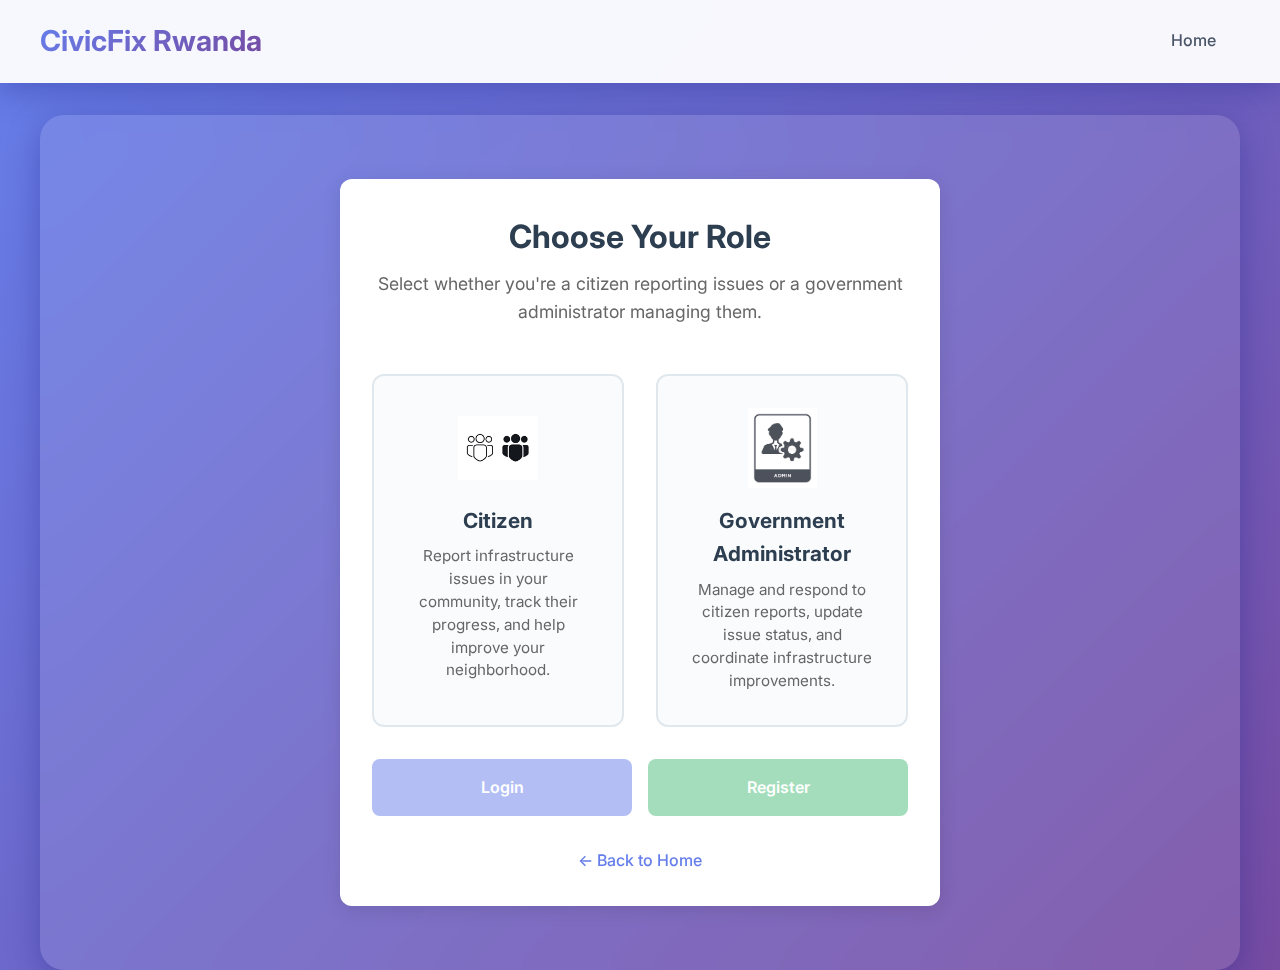
<file: frontend-web/role-selection.html>
<!DOCTYPE html>
<html lang="en">
<head>
    <meta charset="UTF-8">
    <meta name="viewport" content="width=device-width, initial-scale=1.0">
    <title>Choose Your Role - CivicFix Rwanda</title>
    <link rel="stylesheet" href="styles.css">
    <link rel="icon" type="image/jpeg" href="icons/civicfix-favicon.jpg">
    <style>
        .role-selection-container {
            max-width: 600px;
            margin: 2rem auto;
            padding: 2rem;
            background: white;
            border-radius: 12px;
            box-shadow: 0 4px 20px rgba(0,0,0,0.1);
        }

        .role-selection-header {
            text-align: center;
            margin-bottom: 3rem;
        }

        .role-selection-header h1 {
            color: #2c3e50;
            margin-bottom: 0.5rem;
        }

        .role-selection-header p {
            color: #666;
            font-size: 1.1rem;
        }

        .role-options {
            display: grid;
            grid-template-columns: 1fr 1fr;
            gap: 2rem;
            margin-bottom: 2rem;
        }

        .role-card {
            padding: 2rem;
            border: 2px solid #e1e8ed;
            border-radius: 12px;
            text-align: center;
            cursor: pointer;
            transition: all 0.3s ease;
            background: #fafbfc;
        }

        .role-card:hover {
            border-color: #667eea;
            background: #f8f9ff;
            transform: translateY(-2px);
            box-shadow: 0 8px 25px rgba(102, 126, 234, 0.15);
        }

        .role-card.selected {
            border-color: #667eea;
            background: #f8f9ff;
            box-shadow: 0 4px 15px rgba(102, 126, 234, 0.2);
        }

        .role-icon {
            width: 80px;
            height: 80px;
            margin: 0 auto 1rem auto;
            display: block;
            background-size: contain;
            background-repeat: no-repeat;
            background-position: center;
        }

        .citizen-icon {
            background-image: url('icons/comunity.jpg');
        }

        .admin-icon {
            background-image: url('icons/admin.jpg');
        }

        .role-card h3 {
            color: #2c3e50;
            margin-bottom: 0.5rem;
            font-size: 1.3rem;
        }

        .role-card p {
            color: #666;
            font-size: 0.95rem;
            line-height: 1.5;
        }

        .action-buttons {
            display: grid;
            grid-template-columns: 1fr 1fr;
            gap: 1rem;
            margin-top: 2rem;
        }

        .action-btn {
            padding: 1rem 2rem;
            border: none;
            border-radius: 8px;
            font-size: 1rem;
            font-weight: 600;
            cursor: pointer;
            transition: all 0.3s ease;
            text-decoration: none;
            text-align: center;
            display: block;
        }

        .login-btn {
            background: #667eea;
            color: white;
        }

        .login-btn:hover {
            background: #5a6fd8;
            transform: translateY(-1px);
        }

        .register-btn {
            background: #48bb78;
            color: white;
        }

        .register-btn:hover {
            background: #38a169;
            transform: translateY(-1px);
        }

        .action-btn:disabled {
            background: #cbd5e0;
            cursor: not-allowed;
            transform: none;
        }

        .back-link {
            text-align: center;
            margin-top: 2rem;
        }

        .back-link a {
            color: #667eea;
            text-decoration: none;
            font-weight: 500;
        }

        .back-link a:hover {
            text-decoration: underline;
        }

        @media (max-width: 768px) {
            .role-options {
                grid-template-columns: 1fr;
            }
            
            .action-buttons {
                grid-template-columns: 1fr;
            }
        }
    </style>
</head>
<body>
    <nav class="navbar">
        <div class="nav-container">
            <h1 class="nav-title">CivicFix Rwanda</h1>
            <div class="nav-links">
                <a href="index.html" class="nav-link">Home</a>
            </div>
        </div>
    </nav>

    <main class="main-content">
        <div class="role-selection-container">
            <div class="role-selection-header">
                <h1>Choose Your Role</h1>
                <p>Select whether you're a citizen reporting issues or a government administrator managing them.</p>
            </div>

            <div class="role-options">
                <div class="role-card" id="citizen-role" data-role="citizen">
                    <div class="role-icon citizen-icon"></div>
                    <h3>Citizen</h3>
                    <p>Report infrastructure issues in your community, track their progress, and help improve your neighborhood.</p>
                </div>

                <div class="role-card" id="admin-role" data-role="admin">
                    <div class="role-icon admin-icon"></div>
                    <h3>Government Administrator</h3>
                    <p>Manage and respond to citizen reports, update issue status, and coordinate infrastructure improvements.</p>
                </div>
            </div>

            <div class="action-buttons">
                <a href="#" id="login-btn" class="action-btn login-btn">Login</a>
                <a href="#" id="register-btn" class="action-btn register-btn">Register</a>
            </div>

            <div class="back-link">
                <a href="index.html">← Back to Home</a>
            </div>
        </div>
    </main>

    <script>
        document.addEventListener('DOMContentLoaded', function() {
            const citizenRole = document.getElementById('citizen-role');
            const adminRole = document.getElementById('admin-role');
            const loginBtn = document.getElementById('login-btn');
            const registerBtn = document.getElementById('register-btn');
            
            let selectedRole = null;

            // Handle role selection
            function selectRole(role) {
                selectedRole = role;
                
                // Update visual selection
                citizenRole.classList.remove('selected');
                adminRole.classList.remove('selected');
                
                if (role === 'citizen') {
                    citizenRole.classList.add('selected');
                } else if (role === 'admin') {
                    adminRole.classList.add('selected');
                }

                // Update button links
                updateButtonLinks();
            }

            function updateButtonLinks() {
                if (selectedRole === 'citizen') {
                    loginBtn.href = 'login.html';
                    registerBtn.href = 'register.html';
                    loginBtn.style.opacity = '1';
                    registerBtn.style.opacity = '1';
                    loginBtn.style.pointerEvents = 'auto';
                    registerBtn.style.pointerEvents = 'auto';
                } else if (selectedRole === 'admin') {
                    loginBtn.href = 'admin-login.html';
                    registerBtn.href = 'admin-register.html';
                    loginBtn.style.opacity = '1';
                    registerBtn.style.opacity = '1';
                    loginBtn.style.pointerEvents = 'auto';
                    registerBtn.style.pointerEvents = 'auto';
                } else {
                    loginBtn.href = '#';
                    registerBtn.href = '#';
                    loginBtn.style.opacity = '0.5';
                    registerBtn.style.opacity = '0.5';
                    loginBtn.style.pointerEvents = 'none';
                    registerBtn.style.pointerEvents = 'none';
                }
            }

            // Event listeners
            citizenRole.addEventListener('click', () => selectRole('citizen'));
            adminRole.addEventListener('click', () => selectRole('admin'));

            // Prevent navigation if no role selected
            loginBtn.addEventListener('click', function(e) {
                if (!selectedRole) {
                    e.preventDefault();
                    alert('Please select your role first');
                }
            });

            registerBtn.addEventListener('click', function(e) {
                if (!selectedRole) {
                    e.preventDefault();
                    alert('Please select your role first');
                }
            });

            // Initialize with disabled buttons
            updateButtonLinks();
        });
    </script>
</body>
</html>
</file>
<file: frontend-web/styles.css>
/* Add Google Fonts */
@import url('https://fonts.googleapis.com/css2?family=Inter:wght@300;400;500;600;700&display=swap');

/* Reset and Global Styles */
* {
    margin: 0;
    padding: 0;
    box-sizing: border-box;
}

body {
    font-family: 'Inter', 'Segoe UI', -apple-system, BlinkMacSystemFont, sans-serif;
    line-height: 1.6;
    color: #1a202c;
    background: linear-gradient(135deg, #667eea 0%, #764ba2 100%);
    min-height: 100vh;
}

.container {
    max-width: 1200px;
    margin: 0 auto;
    padding: 0 20px;
}

/* Navigation */
.navbar {
    background: rgba(255, 255, 255, 0.95);
    backdrop-filter: blur(20px);
    border-bottom: 1px solid rgba(255, 255, 255, 0.2);
    color: #1a202c;
    padding: 1rem 2rem;
    display: flex;
    justify-content: space-between;
    align-items: center;
    box-shadow: 0 8px 32px rgba(31, 38, 135, 0.37);
}

.nav-title {
    font-size: 1.8rem;
    font-weight: 700;
    background: linear-gradient(135deg, #667eea 0%, #764ba2 100%);
    -webkit-background-clip: text;
    -webkit-text-fill-color: transparent;
    background-clip: text;
}

.nav-container {
    display: flex;
    justify-content: space-between;
    align-items: center;
    width: 100%;
    max-width: 1200px;
    margin: 0 auto;
}

.nav-links {
    display: flex;
    align-items: center;
    gap: 1.5rem;
}

.nav-link {
    color: #4a5568;
    text-decoration: none;
    font-weight: 500;
    padding: 0.5rem 1rem;
    border-radius: 8px;
    transition: all 0.3s ease;
    display: flex;
    align-items: center;
    gap: 0.5rem;
}

.nav-link:hover {
    background: rgba(102, 126, 234, 0.1);
    color: #667eea;
    transform: translateY(-1px);
}

.nav-link.active {
    background: linear-gradient(135deg, #667eea 0%, #764ba2 100%);
    color: white;
}

.user-info {
    display: flex;
    align-items: center;
    gap: 1rem;
    background: rgba(102, 126, 234, 0.1);
    padding: 0.5rem 1rem;
    border-radius: 12px;
    border: 1px solid rgba(102, 126, 234, 0.2);
}

.welcome-text {
    color: #4a5568;
    font-weight: 500;
    font-size: 0.9rem;
}

.logout-btn {
    background: linear-gradient(135deg, #f56565 0%, #e53e3e 100%);
    color: white;
    border: none;
    padding: 0.4rem 0.8rem;
    border-radius: 6px;
    font-size: 0.85rem;
    font-weight: 500;
    cursor: pointer;
    transition: all 0.3s ease;
}

.logout-btn:hover {
    transform: translateY(-1px);
    box-shadow: 0 4px 12px rgba(245, 101, 101, 0.3);
}

.admin-only {
    color: #667eea !important;
    font-weight: 600;
}

/* Profile Page Styles */
.profile-container {
    max-width: 1000px;
    margin: 2rem auto;
    padding: 0 1rem;
}

.profile-header {
    background: rgba(255, 255, 255, 0.95);
    backdrop-filter: blur(20px);
    border-radius: 16px;
    padding: 2rem;
    margin-bottom: 2rem;
    display: flex;
    align-items: center;
    gap: 2rem;
    box-shadow: 0 8px 32px rgba(31, 38, 135, 0.37);
}

.profile-avatar {
    flex-shrink: 0;
}

.avatar-circle {
    width: 80px;
    height: 80px;
    border-radius: 50%;
    background: linear-gradient(135deg, #667eea 0%, #764ba2 100%);
    display: flex;
    align-items: center;
    justify-content: center;
    color: white;
    font-size: 1.5rem;
    font-weight: 700;
}

.profile-info h2 {
    color: #1a202c;
    margin-bottom: 0.5rem;
}

.profile-info p {
    color: #4a5568;
    margin-bottom: 0.25rem;
}

.profile-member-since {
    font-size: 0.9rem;
    color: #718096;
}

.profile-tabs {
    display: flex;
    gap: 1rem;
    margin-bottom: 2rem;
}

.tab-btn {
    background: rgba(255, 255, 255, 0.7);
    border: 1px solid rgba(102, 126, 234, 0.2);
    padding: 0.75rem 1.5rem;
    border-radius: 8px;
    cursor: pointer;
    font-weight: 500;
    transition: all 0.3s ease;
}

.tab-btn.active {
    background: linear-gradient(135deg, #667eea 0%, #764ba2 100%);
    color: white;
    border-color: transparent;
}

.tab-content {
    display: none;
}

.tab-content.active {
    display: block;
}

.info-card {
    background: rgba(255, 255, 255, 0.95);
    backdrop-filter: blur(20px);
    border-radius: 16px;
    padding: 2rem;
    box-shadow: 0 8px 32px rgba(31, 38, 135, 0.37);
}

.form-row {
    display: grid;
    grid-template-columns: 1fr 1fr;
    gap: 1rem;
    margin-bottom: 1rem;
}

.issues-stats {
    display: grid;
    grid-template-columns: repeat(auto-fit, minmax(150px, 1fr));
    gap: 1rem;
    margin-bottom: 2rem;
}

.stat-card {
    background: rgba(102, 126, 234, 0.1);
    padding: 1.5rem;
    border-radius: 12px;
    text-align: center;
    border: 1px solid rgba(102, 126, 234, 0.2);
}

.stat-number {
    font-size: 2rem;
    font-weight: 700;
    color: #667eea;
    margin-bottom: 0.5rem;
}

.stat-label {
    color: #4a5568;
    font-weight: 500;
}

.issue-card {
    background: rgba(255, 255, 255, 0.8);
    border-radius: 12px;
    padding: 1.5rem;
    margin-bottom: 1rem;
    border: 1px solid rgba(102, 126, 234, 0.1);
}

.issue-header {
    display: flex;
    justify-content: space-between;
    align-items: flex-start;
    margin-bottom: 1rem;
}

.issue-header h4 {
    color: #1a202c;
    margin: 0;
}

.status-badge {
    padding: 0.25rem 0.75rem;
    border-radius: 20px;
    font-size: 0.8rem;
    font-weight: 600;
    text-transform: uppercase;
}

.status-open {
    background: #fed7d7;
    color: #c53030;
}

.status-in-progress {
    background: #feebc8;
    color: #dd6b20;
}

.status-resolved {
    background: #c6f6d5;
    color: #38a169;
}

.issue-description {
    color: #4a5568;
    margin-bottom: 1rem;
    line-height: 1.5;
}

.issue-meta {
    display: flex;
    gap: 1rem;
    font-size: 0.9rem;
    color: #718096;
}

.category {
    background: rgba(102, 126, 234, 0.1);
    padding: 0.25rem 0.5rem;
    border-radius: 4px;
    color: #667eea;
    font-weight: 500;
}

.votes {
    color: #38a169;
    font-weight: 500;
}

.no-issues {
    text-align: center;
    padding: 3rem;
    color: #718096;
}

.no-issues p {
    margin-bottom: 1rem;
    font-size: 1.1rem;
}

.setting-item {
    display: flex;
    align-items: center;
    gap: 1rem;
    padding: 1rem 0;
    border-bottom: 1px solid rgba(102, 126, 234, 0.1);
}

.setting-item h4 {
    margin: 0;
    color: #1a202c;
    min-width: 120px;
}

.switch {
    position: relative;
    display: inline-block;
    width: 50px;
    height: 24px;
}

.switch input {
    opacity: 0;
    width: 0;
    height: 0;
}

.slider {
    position: absolute;
    cursor: pointer;
    top: 0;
    left: 0;
    right: 0;
    bottom: 0;
    background-color: #ccc;
    transition: .4s;
    border-radius: 24px;
}

.slider:before {
    position: absolute;
    content: "";
    height: 18px;
    width: 18px;
    left: 3px;
    bottom: 3px;
    background-color: white;
    transition: .4s;
    border-radius: 50%;
}

input:checked + .slider {
    background-color: #667eea;
}

input:checked + .slider:before {
    transform: translateX(26px);
}

.danger-zone {
    margin-top: 2rem;
    padding-top: 2rem;
    border-top: 2px solid #fed7d7;
}

.danger-zone h4 {
    color: #c53030;
    margin-bottom: 0.5rem;
}

.danger-zone p {
    color: #718096;
    margin-bottom: 1rem;
}

.btn-danger {
    background: linear-gradient(135deg, #f56565 0%, #e53e3e 100%);
    color: white;
}

.btn-danger:hover {
    transform: translateY(-1px);
    box-shadow: 0 4px 12px rgba(245, 101, 101, 0.3);
}

.required-note {
    color: #e53e3e;
    font-size: 0.85rem;
    font-style: italic;
    margin-top: 0.25rem;
}


.nav-links a {
    color: #4a5568;
    text-decoration: none;
    padding: 0.75rem 1.5rem;
    border-radius: 12px;
    font-weight: 500;
    transition: all 0.3s ease;
    position: relative;
}

.nav-links a:hover {
    background: rgba(102, 126, 234, 0.1);
    color: #667eea;
    transform: translateY(-2px);
}

#logout-btn {
    background: #e74c3c;
    color: white;
    border: none;
    padding: 0.5rem 1rem;
    border-radius: 4px;
    cursor: pointer;
    margin-left: 1rem;
}

#logout-btn:hover {
    background: #c0392b;
}

/* Main content */
.main-content {
    max-width: 1200px;
    margin: 0 auto;
    padding: 2rem;
    background: rgba(255, 255, 255, 0.1);
    backdrop-filter: blur(20px);
    border-radius: 24px;
    margin-top: 2rem;
    box-shadow: 0 8px 32px rgba(31, 38, 135, 0.37);
}

/* Hero section */
.hero-section {
    background: rgba(255, 255, 255, 0.95);
    backdrop-filter: blur(20px);
    padding: 4rem 3rem;
    border-radius: 20px;
    text-align: center;
    margin-bottom: 3rem;
    box-shadow: 0 20px 25px -5px rgba(0, 0, 0, 0.1), 0 10px 10px -5px rgba(0, 0, 0, 0.04);
    border: 1px solid rgba(255, 255, 255, 0.2);
}

.hero-section h2 {
    font-size: 2.5rem;
    margin-bottom: 1rem;
    color: #2c3e50;
}

.hero-section p {
    font-size: 1.2rem;
    margin-bottom: 2rem;
    color: #666;
}

.cta-button {
    background: linear-gradient(135deg, #667eea 0%, #764ba2 100%);
    color: white;
    padding: 1rem 2.5rem;
    text-decoration: none;
    border-radius: 12px;
    font-size: 1.1rem;
    font-weight: 600;
    transition: all 0.3s cubic-bezier(0.4, 0, 0.2, 1);
    box-shadow: 0 4px 15px 0 rgba(102, 126, 234, 0.3);
    border: none;
    cursor: pointer;
    display: inline-block;
}

.cta-button:hover {
    transform: translateY(-2px);
    box-shadow: 0 8px 25px 0 rgba(102, 126, 234, 0.4);
}

/* Filters section */
.filters-section {
    background: white;
    padding: 2rem;
    border-radius: 8px;
    margin-bottom: 2rem;
    box-shadow: 0 2px 10px rgba(0,0,0,0.1);
}

.filters-section h3 {
    margin-bottom: 1rem;
    color: #2c3e50;
}

/* Search Functionality Styles */
.search-container {
    display: flex;
    gap: 1rem;
    margin-bottom: 1.5rem;
    align-items: center;
    flex-wrap: wrap;
}

.search-input {
    flex: 1;
    min-width: 300px;
    padding: 0.75rem 1rem;
    border: 2px solid #e1e5e9;
    border-radius: 25px;
    font-size: 1rem;
    transition: all 0.3s ease;
    background: rgba(255, 255, 255, 0.9);
}

.search-input:focus {
    outline: none;
    border-color: #667eea;
    box-shadow: 0 0 0 3px rgba(102, 126, 234, 0.1);
}

.search-btn, .clear-btn {
    padding: 0.75rem 1.5rem;
    border: none;
    border-radius: 25px;
    font-weight: 600;
    cursor: pointer;
    transition: all 0.3s ease;
    font-size: 0.9rem;
}

.search-btn {
    background: linear-gradient(135deg, #667eea 0%, #764ba2 100%);
    color: white;
}

.search-btn:hover {
    transform: translateY(-2px);
    box-shadow: 0 8px 20px rgba(102, 126, 234, 0.3);
}

.clear-btn {
    background: linear-gradient(135deg, #ff6b6b, #ee5a52);
    color: white;
}

.clear-btn:hover {
    transform: translateY(-2px);
    box-shadow: 0 8px 20px rgba(255, 107, 107, 0.3);
}

/* Enhanced Dashboard Styles */
.stats-section {
    margin-bottom: 2rem;
    padding: 1.5rem;
    background: rgba(255, 255, 255, 0.8);
    border-radius: 15px;
    box-shadow: 0 4px 15px rgba(0, 0, 0, 0.1);
}

.stats-section h4 {
    margin-bottom: 1rem;
    color: #2c3e50;
    font-size: 1.1rem;
    font-weight: 600;
}

.voting-stats {
    display: grid;
    grid-template-columns: repeat(auto-fit, minmax(150px, 1fr));
    gap: 1rem;
}

.activity-timeline {
    max-height: 400px;
    overflow-y: auto;
    padding: 1rem;
    background: rgba(248, 249, 250, 0.8);
    border-radius: 10px;
}

.timeline-item {
    display: flex;
    align-items: center;
    padding: 0.75rem 0;
    border-bottom: 1px solid rgba(0, 0, 0, 0.1);
}

.timeline-item:last-child {
    border-bottom: none;
}

.timeline-icon {
    width: 40px;
    height: 40px;
    border-radius: 50%;
    display: flex;
    align-items: center;
    justify-content: center;
    margin-right: 1rem;
    font-size: 1.2rem;
}

.timeline-icon.issue {
    background: linear-gradient(135deg, #667eea, #764ba2);
    color: white;
}

.timeline-icon.vote {
    background: linear-gradient(135deg, #ffeaa7, #fdcb6e);
    color: #2d3436;
}

.timeline-icon.status {
    background: linear-gradient(135deg, #00b894, #00cec9);
    color: white;
}

.timeline-content {
    flex: 1;
}

.timeline-action {
    font-weight: 600;
    color: #2c3e50;
    margin-bottom: 0.25rem;
}

.timeline-details {
    font-size: 0.9rem;
    color: #666;
}

.timeline-time {
    font-size: 0.8rem;
    color: #999;
    margin-left: auto;
}

/* Notification Settings Styles */
.settings-section {
    margin-bottom: 2rem;
    padding: 1.5rem;
    background: rgba(255, 255, 255, 0.9);
    border-radius: 15px;
    box-shadow: 0 4px 15px rgba(0, 0, 0, 0.1);
}

.settings-section h4 {
    margin-bottom: 1.5rem;
    color: #2c3e50;
    font-size: 1.1rem;
    font-weight: 600;
}

.setting-item {
    display: flex;
    align-items: center;
    justify-content: space-between;
    padding: 1rem 0;
    border-bottom: 1px solid rgba(0, 0, 0, 0.1);
}

.setting-item:last-child {
    border-bottom: none;
}

.setting-info {
    flex: 1;
}

.setting-info label {
    font-weight: 600;
    color: #2c3e50;
    display: block;
    margin-bottom: 0.25rem;
}

.setting-info small {
    color: #666;
    font-size: 0.9rem;
}

/* Toggle Switch Styles */
.switch {
    position: relative;
    display: inline-block;
    width: 60px;
    height: 34px;
    margin-left: 1rem;
}

.switch input {
    opacity: 0;
    width: 0;
    height: 0;
}

.slider {
    position: absolute;
    cursor: pointer;
    top: 0;
    left: 0;
    right: 0;
    bottom: 0;
    background-color: #ccc;
    transition: 0.4s;
    border-radius: 34px;
}

.slider:before {
    position: absolute;
    content: "";
    height: 26px;
    width: 26px;
    left: 4px;
    bottom: 4px;
    background-color: white;
    transition: 0.4s;
    border-radius: 50%;
}

input:checked + .slider {
    background: linear-gradient(135deg, #667eea, #764ba2);
}

input:focus + .slider {
    box-shadow: 0 0 1px #667eea;
}

input:checked + .slider:before {
    transform: translateX(26px);
}

/* Mobile Optimization */
@media (max-width: 768px) {
    /* Navigation */
    .nav-container {
        flex-direction: column;
        gap: 1rem;
        padding: 1rem;
    }

    .nav-links {
        flex-direction: column;
        width: 100%;
        gap: 0.5rem;
    }

    .nav-link {
        padding: 0.75rem 1rem;
        text-align: center;
        border-radius: 8px;
        background: rgba(255, 255, 255, 0.1);
        backdrop-filter: blur(10px);
    }

    /* Search Container */
    .search-container {
        flex-direction: column;
        gap: 0.75rem;
    }

    .search-input {
        min-width: 100%;
        font-size: 16px; /* Prevents zoom on iOS */
    }

    .search-btn, .clear-btn {
        width: 100%;
        padding: 1rem;
        font-size: 1rem;
    }

    /* Filters */
    .filters {
        flex-direction: column;
        gap: 0.75rem;
    }

    .filters select, .filters button {
        width: 100%;
        padding: 0.75rem 1rem;
        font-size: 16px;
    }

    /* Issue Cards */
    .issues-grid {
        grid-template-columns: 1fr;
        gap: 1rem;
    }

    .issue-card {
        padding: 1.5rem;
        margin-bottom: 1rem;
    }

    .status-banner {
        margin: -1.5rem -1.5rem 1rem -1.5rem;
        padding: 1rem;
    }

    /* Issue Meta */
    .issue-meta {
        flex-direction: column;
        gap: 0.75rem;
        align-items: flex-start;
    }

    .vote-btn {
        width: 100%;
        padding: 0.75rem;
        font-size: 1rem;
        min-height: 44px; /* Touch target size */
    }

    /* Forms */
    .form-container {
        padding: 1rem;
    }

    .form-group input,
    .form-group textarea,
    .form-group select {
        font-size: 16px; /* Prevents zoom on iOS */
        padding: 0.75rem;
        min-height: 44px;
    }

    .btn {
        width: 100%;
        padding: 1rem;
        font-size: 1rem;
        min-height: 44px;
    }

    /* Profile Page */
    .profile-container {
        padding: 1rem;
    }

    .tab-nav {
        flex-direction: column;
        gap: 0.5rem;
    }

    .tab-btn {
        width: 100%;
        padding: 1rem;
        text-align: center;
    }

    .issues-stats, .voting-stats {
        grid-template-columns: repeat(2, 1fr);
        gap: 0.75rem;
    }

    .stat-card {
        padding: 1rem;
        text-align: center;
    }

    /* Settings */
    .setting-item {
        flex-direction: column;
        align-items: flex-start;
        gap: 1rem;
        padding: 1.5rem 0;
    }

    .switch {
        margin-left: 0;
        align-self: flex-end;
    }

    /* Timeline */
    .timeline-item {
        flex-direction: column;
        align-items: flex-start;
        gap: 0.75rem;
        padding: 1rem 0;
    }

    .timeline-icon {
        align-self: center;
    }

    /* Pagination */
    .pagination {
        flex-direction: column;
        gap: 0.5rem;
    }

    .pagination button {
        width: 100%;
        padding: 0.75rem;
        min-height: 44px;
    }
}

/* Touch Interactions */
@media (hover: none) and (pointer: coarse) {
    /* Increase touch targets */
    .nav-link,
    .btn,
    .vote-btn,
    button,
    input,
    select,
    textarea {
        min-height: 44px;
        min-width: 44px;
    }

    /* Remove hover effects on touch devices */
    .issue-card:hover,
    .btn:hover,
    .vote-btn:hover,
    .search-btn:hover,
    .clear-btn:hover {
        transform: none;
        box-shadow: none;
    }

    /* Add touch feedback */
    .btn:active,
    .vote-btn:active,
    .nav-link:active {
        transform: scale(0.98);
        opacity: 0.8;
    }
}

/* Small Mobile Devices */
@media (max-width: 480px) {
    .main-content {
        padding: 0.5rem;
    }

    .hero-section {
        padding: 2rem 1rem;
    }

    .hero-section h2 {
        font-size: 1.5rem;
    }

    .cta-button {
        width: 100%;
        padding: 1rem;
    }

    .issues-stats, .voting-stats {
        grid-template-columns: 1fr;
    }

    .filters-section,
    .stats-section,
    .settings-section {
        padding: 1rem;
        margin-bottom: 1rem;
    }
}

.filters {
    display: flex;
    gap: 1rem;
    align-items: center;
    flex-wrap: wrap;
}

.filters select, .filters button {
    padding: 0.5rem 1rem;
    border: 1px solid #ddd;
    border-radius: 4px;
    font-size: 1rem;
}

.filters button {
    background: #3498db;
    color: white;
    border: none;
    cursor: pointer;
    transition: background-color 0.3s;
}

.filters button:hover {
    background: #2980b9;
}

/* Issues section */
.issues-section {
    background: rgba(255, 255, 255, 0.1);
    backdrop-filter: blur(20px);
    padding: 2rem;
    border-radius: 20px;
    border: 1px solid rgba(255, 255, 255, 0.2);
}

.loading {
    text-align: center;
    padding: 3rem;
    color: #4a5568;
    font-size: 1.1rem;
    font-weight: 500;
}

/* Issue cards */
.issues-grid {
    display: grid;
    grid-template-columns: repeat(auto-fill, minmax(380px, 1fr));
    gap: 2rem;
    margin-top: 2rem;
}

.issue-card {
    background: rgba(255, 255, 255, 0.95);
    backdrop-filter: blur(20px);
    padding: 2rem;
    border-radius: 20px;
    box-shadow: 0 10px 25px -5px rgba(0, 0, 0, 0.1), 0 8px 10px -6px rgba(0, 0, 0, 0.1);
    transition: all 0.3s cubic-bezier(0.4, 0, 0.2, 1);
    border: 1px solid rgba(255, 255, 255, 0.2);
    position: relative;
    overflow: hidden;
}

.issue-card::before {
    content: '';
    position: absolute;
    top: 0;
    left: 0;
    right: 0;
    height: 4px;
    background: linear-gradient(135deg, #667eea 0%, #764ba2 100%);
}

.issue-card:hover {
    transform: translateY(-8px) scale(1.02);
    box-shadow: 0 25px 50px -12px rgba(0, 0, 0, 0.25);
}

.issue-header {
    display: flex;
    justify-content: space-between;
    align-items: flex-start;
    margin-bottom: 1rem;
}

.issue-title {
    font-size: 1.2rem;
    font-weight: bold;
    color: #2c3e50;
    margin: 0;
}

.status {
    padding: 0.5rem 1rem;
    border-radius: 25px;
    font-size: 0.75rem;
    font-weight: 600;
    text-transform: uppercase;
    letter-spacing: 0.5px;
    box-shadow: 0 2px 4px rgba(0, 0, 0, 0.1);
}

.status.open {
    background: linear-gradient(135deg, #ff6b6b, #ee5a52);
    color: white;
}

.status.in-progress {
    background: linear-gradient(135deg, #feca57, #ff9ff3);
    color: white;
}

.status.resolved {
    background: linear-gradient(135deg, #51cf66, #40c057);
    color: white;
}

/* Status Banner Styles */
.status-banner {
    display: flex;
    align-items: center;
    justify-content: center;
    background: rgba(0, 0, 0, 0.05);
    padding: 0.75rem 1rem;
    margin: -2rem -2rem 1.5rem -2rem;
    border-radius: 20px 20px 0 0;
    border-bottom: 1px solid rgba(0, 0, 0, 0.1);
}

.status-label {
    font-size: 0.9rem;
    font-weight: 600;
    color: #666;
    margin-right: 0.5rem;
}

.status-value {
    padding: 0.4rem 1rem;
    border-radius: 20px;
    font-size: 0.85rem;
    font-weight: 700;
    text-transform: uppercase;
    letter-spacing: 0.5px;
    box-shadow: 0 2px 8px rgba(0, 0, 0, 0.15);
}

.status-value.open {
    background: linear-gradient(135deg, #ff6b6b, #ee5a52);
    color: white;
}

.status-value.in-progress {
    background: linear-gradient(135deg, #ffd93d, #ff9f43);
    color: white;
}

.status-value.resolved {
    background: linear-gradient(135deg, #51cf66, #40c057);
    color: white;
}

.issue-description {
    color: #666;
    margin-bottom: 1rem;
    line-height: 1.5;
}

.issue-location {
    margin-bottom: 1rem;
}

.location-item {
    margin-bottom: 0.5rem;
    font-size: 0.9rem;
}

.location-label {
    font-weight: bold;
    color: #2c3e50;
}

.issue-image {
    width: 100%;
    max-height: 200px;
    object-fit: cover;
    border-radius: 4px;
    margin-bottom: 1rem;
}

.issue-meta {
    display: flex;
    justify-content: space-between;
    align-items: center;
    margin-top: 1rem;
    padding-top: 1rem;
    border-top: 1px solid #eee;
}

.category {
    background: #3498db;
    color: white;
    padding: 0.25rem 0.75rem;
    border-radius: 20px;
    font-size: 0.8rem;
}

.date {
    color: #666;
    font-size: 0.9rem;
}

.vote-btn {
    background: linear-gradient(135deg, #667eea 0%, #764ba2 100%);
    color: white;
    border: none;
    padding: 0.75rem 1.5rem;
    border-radius: 25px;
    cursor: pointer;
    font-weight: 600;
    font-size: 0.9rem;
    transition: all 0.2s ease;
    box-shadow: 0 4px 15px 0 rgba(102, 126, 234, 0.3);
    display: flex;
    align-items: center;
    justify-content: center;
    gap: 0.5rem;
    transform: scale(1);
}

.vote-btn:hover {
    transform: translateY(-2px) scale(1.05);
    box-shadow: 0 8px 25px 0 rgba(102, 126, 234, 0.4);
}

.vote-btn:disabled {
    background: linear-gradient(135deg, #a0aec0, #718096);
    cursor: not-allowed;
    transform: none;
}

.vote-btn.voted {
    background: linear-gradient(135deg, #48bb78, #38a169);
    box-shadow: 0 4px 15px 0 rgba(72, 187, 120, 0.3);
}

.vote-btn.voted:hover {
    background: linear-gradient(135deg, #38a169, #2f855a);
    box-shadow: 0 8px 25px 0 rgba(72, 187, 120, 0.4);
}

.vote-btn:active {
    transform: scale(0.95);
    transition: all 0.1s ease;
}

.vote-btn.voted:active {
    transform: scale(0.95);
    transition: all 0.1s ease;
}

/* Link button style for verification page */
.link-btn {
    background: none;
    border: none;
    color: #667eea;
    text-decoration: underline;
    cursor: pointer;
    font-size: inherit;
    padding: 0;
    margin: 0;
}

.link-btn:hover {
    color: #5a6fd8;
}

.link-btn:disabled {
    color: #a0aec0;
    cursor: not-allowed;
    text-decoration: none;
}

/* Pagination */
.pagination {
    display: flex;
    justify-content: center;
    gap: 0.5rem;
    margin-top: 2rem;
}

.pagination button {
    padding: 0.5rem 1rem;
    border: 1px solid #ddd;
    background: white;
    cursor: pointer;
    border-radius: 4px;
    transition: background-color 0.3s;
}

.pagination button:hover {
    background: #f0f0f0;
}

.pagination button.active {
    background: #3498db;
    color: white;
    border-color: #3498db;
}

.pagination button:disabled {
    background: #f5f5f5;
    color: #ccc;
    cursor: not-allowed;
}

/* Forms */
.form-container {
    max-width: 600px;
    margin: 2rem auto;
    background: white;
    padding: 2rem;
    border-radius: 8px;
    box-shadow: 0 2px 10px rgba(0,0,0,0.1);
}

.form-group {
    margin-bottom: 1.5rem;
}

.form-group label {
    display: block;
    margin-bottom: 0.5rem;
    font-weight: bold;
    color: #2c3e50;
}

.form-group input,
.form-group select,
.form-group textarea {
    width: 100%;
    padding: 0.75rem;
    border: 1px solid #ddd;
    border-radius: 4px;
    font-size: 1rem;
    transition: border-color 0.3s;
}

.form-group input:focus,
.form-group select:focus,
.form-group textarea:focus {
    outline: none;
    border-color: #3498db;
}

.form-group textarea {
    height: 120px;
    resize: vertical;
}

.form-group small {
    display: block;
    margin-top: 0.25rem;
    color: #666;
    font-size: 0.9rem;
}

.btn {
    background: #3498db;
    color: white;
    padding: 0.75rem 2rem;
    border: none;
    border-radius: 4px;
    font-size: 1rem;
    cursor: pointer;
    transition: background-color 0.3s;
}

.btn:hover {
    background: #2980b9;
}

.btn:disabled {
    background: #95a5a6;
    cursor: not-allowed;
}

.btn-secondary {
    background: #95a5a6;
}

.btn-secondary:hover {
    background: #7f8c8d;
}

/* File upload */
.file-upload {
    border: 2px dashed #ddd;
    border-radius: 4px;
    padding: 2rem;
    text-align: center;
    transition: border-color 0.3s;
}

.file-upload:hover {
    border-color: #3498db;
}

.file-upload.dragover {
    border-color: #3498db;
    background: #f0f8ff;
}

.file-preview {
    margin-top: 1rem;
}

.file-preview img {
    max-width: 200px;
    max-height: 200px;
    border-radius: 4px;
}

/* Notifications */
.notification {
    position: fixed;
    top: 20px;
    right: 20px;
    background: #27ae60;
    color: white;
    padding: 1rem 1.5rem;
    border-radius: 4px;
    box-shadow: 0 4px 15px rgba(0,0,0,0.2);
    z-index: 1000;
    transform: translateX(400px);
    transition: transform 0.3s ease;
}

.notification.show {
    transform: translateX(0);
}

.notification.error {
    background: #e74c3c;
}

.notification.warning {
    background: #f39c12;
}

/* Admin styles */
.admin-dashboard {
    display: grid;
    grid-template-columns: repeat(auto-fit, minmax(250px, 1fr));
    gap: 1.5rem;
    margin-bottom: 2rem;
}

.stat-card {
    background: white;
    padding: 1.5rem;
    border-radius: 8px;
    box-shadow: 0 2px 10px rgba(0,0,0,0.1);
    text-align: center;
}

.stat-number {
    font-size: 2.5rem;
    font-weight: bold;
    color: #3498db;
}

.stat-label {
    color: #666;
    margin-top: 0.5rem;
}

.admin-table {
    width: 100%;
    border-collapse: collapse;
    background: white;
    border-radius: 8px;
    overflow: hidden;
    box-shadow: 0 2px 10px rgba(0,0,0,0.1);
}

.admin-table th,
.admin-table td {
    padding: 1rem;
    text-align: left;
    border-bottom: 1px solid #eee;
}

.admin-table th {
    background: #f8f9fa;
    font-weight: bold;
    color: #2c3e50;
}

.admin-table tr:hover {
    background: #f8f9fa;
}

/* Responsive design */
@media (max-width: 768px) {
    .nav-container {
        flex-direction: column;
        gap: 1rem;
    }

    .nav-links {
        flex-wrap: wrap;
        justify-content: center;
    }

    .main-content {
        padding: 1rem;
    }

    .hero-section {
        padding: 2rem 1rem;
    }

    .hero-section h2 {
        font-size: 2rem;
    }

    .filters {
        flex-direction: column;
        align-items: stretch;
    }

    .issues-grid {
        grid-template-columns: 1fr;
    }

    .form-container {
        margin: 1rem;
        padding: 1.5rem;
    }
}

@media (max-width: 480px) {
    .hero-section h2 {
        font-size: 1.5rem;
    }

    .issue-header {
        flex-direction: column;
        gap: 0.5rem;
    }
}

/* Beautiful Alert/Notification Styles */
.alert {
    padding: 1rem 1.5rem;
    border-radius: 12px;
    margin: 1rem 0;
    font-weight: 500;
    border: none;
    box-shadow: 0 4px 12px rgba(0, 0, 0, 0.1);
    backdrop-filter: blur(10px);
}

.alert.success {
    background: linear-gradient(135deg, rgba(46, 204, 113, 0.9) 0%, rgba(39, 174, 96, 0.8) 100%);
    color: white;
    border-left: 4px solid #27ae60;
}

.alert.error {
    background: linear-gradient(135deg, rgba(231, 76, 60, 0.9) 0%, rgba(192, 57, 43, 0.8) 100%);
    color: white;
    border-left: 4px solid #e74c3c;
}

.alert.warning {
    background: linear-gradient(135deg, rgba(243, 156, 18, 0.9) 0%, rgba(230, 126, 34, 0.8) 100%);
    color: white;
    border-left: 4px solid #f39c12;
}

.alert.info {
    background: linear-gradient(135deg, rgba(102, 126, 234, 0.9) 0%, rgba(118, 75, 162, 0.8) 100%);
    color: white;
    border-left: 4px solid #667eea;
}

/* Form Styles */
.form-group {
    margin-bottom: 1.5rem;
}

.form-group label {
    display: block;
    margin-bottom: 0.5rem;
    font-weight: 600;
    color: #2d3748;
}

.form-group input,
.form-group textarea,
.form-group select {
    width: 100%;
    padding: 0.75rem 1rem;
    border: 2px solid rgba(226, 232, 240, 0.8);
    border-radius: 12px;
    font-size: 1rem;
    transition: all 0.3s ease;
    background: rgba(255, 255, 255, 0.9);
    backdrop-filter: blur(10px);
}

.form-group input:focus,
.form-group textarea:focus,
.form-group select:focus {
    outline: none;
    border-color: #667eea;
    box-shadow: 0 0 0 3px rgba(102, 126, 234, 0.1);
    transform: translateY(-1px);
}

/* Button Variants */
.btn {
    padding: 0.75rem 1.5rem;
    border: none;
    border-radius: 12px;
    font-weight: 600;
    cursor: pointer;
    transition: all 0.3s cubic-bezier(0.4, 0, 0.2, 1);
    text-decoration: none;
    display: inline-block;
    text-align: center;
}

.btn-primary {
    background: linear-gradient(135deg, #667eea 0%, #764ba2 100%);
    color: white;
    box-shadow: 0 4px 15px 0 rgba(102, 126, 234, 0.3);
}

.btn-primary:hover {
    transform: translateY(-2px);
    box-shadow: 0 8px 25px 0 rgba(102, 126, 234, 0.4);
}

.btn-secondary {
    background: rgba(255, 255, 255, 0.9);
    color: #4a5568;
    border: 2px solid rgba(226, 232, 240, 0.8);
    backdrop-filter: blur(10px);
}

.btn-secondary:hover {
    background: rgba(247, 250, 252, 0.95);
    transform: translateY(-1px);
    box-shadow: 0 4px 12px rgba(0, 0, 0, 0.1);
}

/* Loading Animation */
.loading-spinner {
    display: inline-block;
    width: 20px;
    height: 20px;
    border: 3px solid rgba(255, 255, 255, 0.3);
    border-radius: 50%;
    border-top-color: #fff;
    animation: spin 1s ease-in-out infinite;
}

@keyframes spin {
    to { transform: rotate(360deg); }
}

/* Image Upload Preview */
.image-preview {
    max-width: 100%;
    max-height: 200px;
    border-radius: 12px;
    margin-top: 1rem;
    box-shadow: 0 4px 12px rgba(0, 0, 0, 0.1);
}

/* Profile Issue Images - Proper Aspect Ratio */
.issue-image-container {
    margin: 1rem 0;
    border-radius: 12px;
    overflow: hidden;
    box-shadow: 0 4px 12px rgba(0, 0, 0, 0.1);
}

.issue-image-profile {
    width: 100%;
    height: auto;
    max-height: 300px;
    object-fit: contain;
    background-color: #f8f9fa;
    cursor: pointer;
    transition: transform 0.2s ease;
}

.issue-image-profile:hover {
    transform: scale(1.02);
}

/* Issue Action Buttons */
.issue-actions {
    display: flex;
    gap: 0.5rem;
    margin-top: 1rem;
    padding-top: 1rem;
    border-top: 1px solid #e2e8f0;
}

.btn-edit, .btn-delete {
    padding: 0.5rem 1rem;
    border: none;
    border-radius: 8px;
    font-size: 0.875rem;
    font-weight: 500;
    cursor: pointer;
    transition: all 0.2s ease;
    display: flex;
    align-items: center;
    gap: 0.25rem;
}

.btn-edit {
    background-color: #3b82f6;
    color: white;
}

.btn-edit:hover {
    background-color: #2563eb;
    transform: translateY(-1px);
}

.btn-delete {
    background-color: #ef4444;
    color: white;
}

.btn-delete:hover {
    background-color: #dc2626;
    transform: translateY(-1px);
}

/* Image Modal */
.image-modal {
    display: none;
    position: fixed;
    z-index: 1000;
    left: 0;
    top: 0;
    width: 100%;
    height: 100%;
    background-color: rgba(0, 0, 0, 0.8);
    backdrop-filter: blur(5px);
}

.image-modal-content {
    position: relative;
    margin: 5% auto;
    max-width: 90%;
    max-height: 90%;
    text-align: center;
}

.image-modal-close {
    position: absolute;
    top: -40px;
    right: 0;
    color: white;
    font-size: 35px;
    font-weight: bold;
    cursor: pointer;
    z-index: 1001;
}

.image-modal-close:hover {
    color: #ccc;
}

#modal-image {
    max-width: 100%;
    max-height: 80vh;
    object-fit: contain;
    border-radius: 12px;
    box-shadow: 0 8px 32px rgba(0, 0, 0, 0.3);
}

/* Issue Location Styling */
.issue-location {
    margin: 0.75rem 0;
    padding: 0.75rem;
    background-color: #f8f9fa;
    border-radius: 8px;
    font-size: 0.875rem;
}

.issue-location div {
    margin-bottom: 0.25rem;
}

.issue-location div:last-child {
    margin-bottom: 0;
}

/* Additional mobile styles */
@media (max-width: 480px) {
    .issue-meta {
        flex-direction: column;
        gap: 0.5rem;
        align-items: flex-start;
    }
    
    .issue-actions {
        flex-direction: column;
    }
    
    .btn-edit, .btn-delete {
        justify-content: center;
    }
    
    .image-modal-content {
        margin: 10% auto;
        max-width: 95%;
    }
}

/* Additional responsive refinements */
@media (max-width: 1024px) {
    .hero-section,
    .filters-section,
    .form-container,
    .profile-header,
    .report-content {
        margin: 1.5rem 1rem;
    }

    .profile-header {
        flex-direction: column;
        text-align: center;
        gap: 1.25rem;
    }

    .profile-info {
        text-align: center;
        width: 100%;
    }

    .stats-grid,
    .issues-stats,
    .voting-stats {
        grid-template-columns: repeat(auto-fit, minmax(220px, 1fr));
    }
}

@media (max-width: 640px) {
    .navbar {
        padding: 0.75rem 1rem;
        flex-direction: column;
        gap: 0.75rem;
    }

    .nav-title {
        font-size: 1.5rem;
    }

    .cta-button,
    .btn,
    .action-btn {
        width: 100%;
        text-align: center;
    }

    .admin-table {
        display: block;
        overflow-x: auto;
        white-space: nowrap;
    }

    .issue-row {
        grid-template-columns: 1fr;
    }

    .form-container {
        padding: 1rem;
    }
}
</file>
